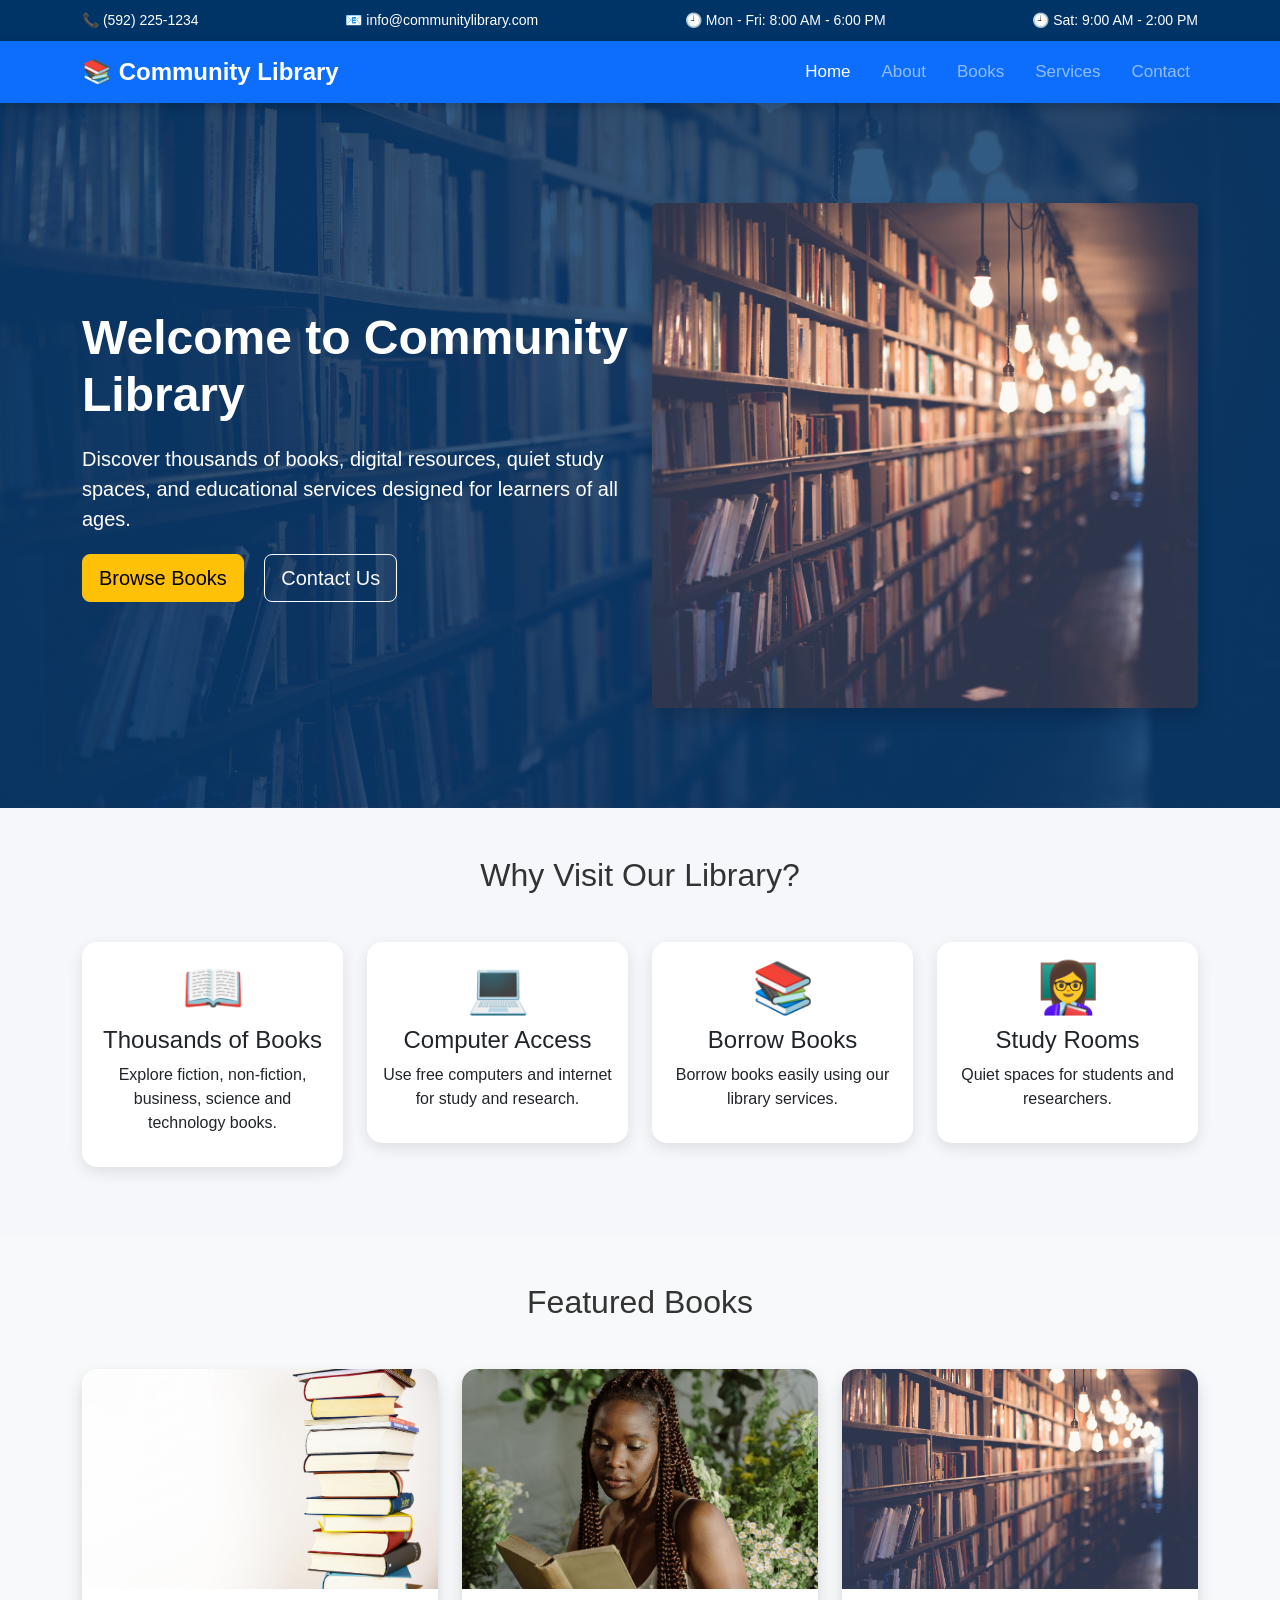
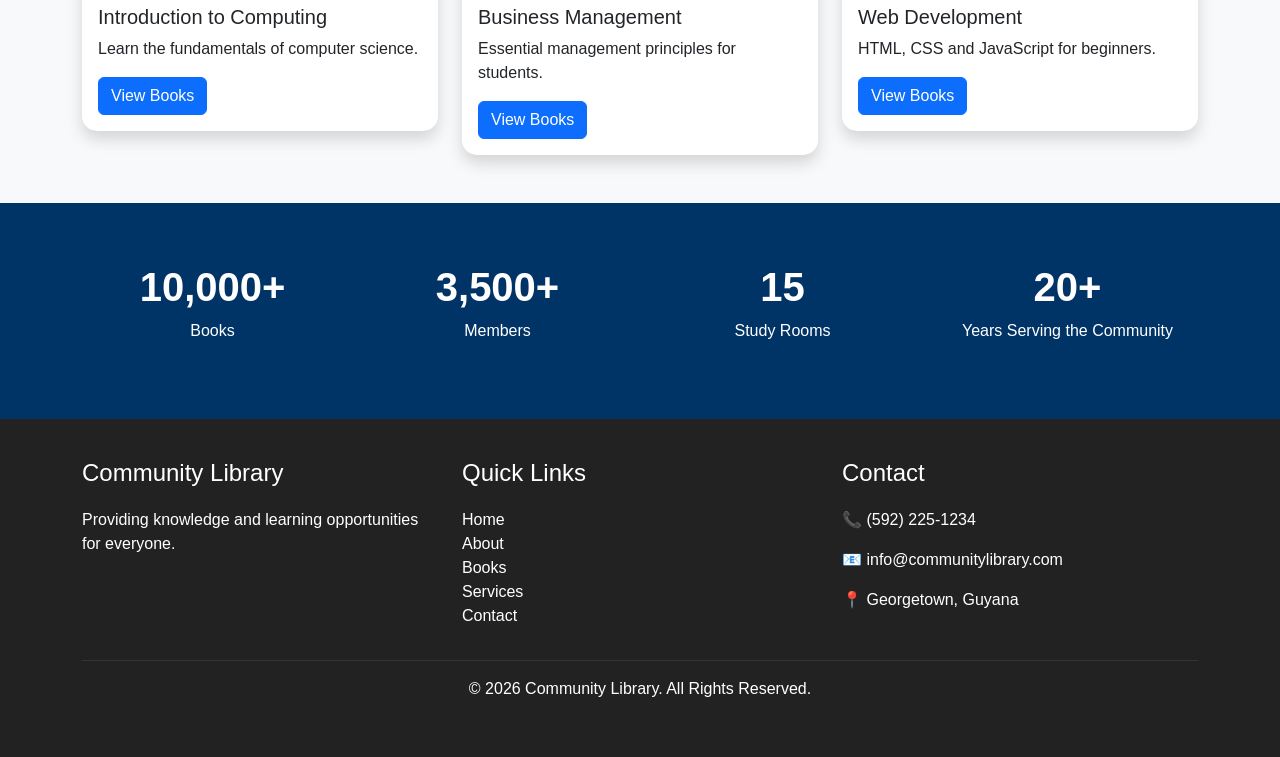
<file: index.html>
<!DOCTYPE html>
<html lang="en">
<head>
    <meta charset="UTF-8">
    <meta name="viewport" content="width=device-width, initial-scale=1.0">

    <title>Community Library</title>

    <link href="https://cdn.jsdelivr.net/npm/bootstrap@5.3.3/dist/css/bootstrap.min.css" rel="stylesheet">

    <link rel="stylesheet" href="css/style.css">
</head>

<body>

<!-- Top Bar -->
<div class="top-bar">
    <div class="container d-flex justify-content-between">
        <span>📞 (592) 225-1234</span>
        <span>📧 info@communitylibrary.com</span>
        <span>🕘 Mon - Fri: 8:00 AM - 6:00 PM</span>
        <span>🕘 Sat: 9:00 AM - 2:00 PM</span>
    </div>
</div>

<!-- Navigation -->
<nav class="navbar navbar-expand-lg navbar-dark bg-primary sticky-top">

<div class="container">

<a class="navbar-brand fw-bold" href="index.html">

📚 Community Library

</a>

<button class="navbar-toggler" type="button"
data-bs-toggle="collapse"
data-bs-target="#navbarNav">

<span class="navbar-toggler-icon"></span>

</button>

<div class="collapse navbar-collapse" id="navbarNav">

<ul class="navbar-nav ms-auto">

<li class="nav-item">
<a class="nav-link active" href="index.html">Home</a>
</li>

<li class="nav-item">
<a class="nav-link" href="about.html">About</a>
</li>

<li class="nav-item">
<a class="nav-link" href="books.html">Books</a>
</li>

<li class="nav-item">
<a class="nav-link" href="services.html">Services</a>
</li>

<li class="nav-item">
<a class="nav-link" href="contact.html">Contact</a>
</li>

</ul>

</div>

</div>

</nav>

<!-- Hero Section -->

<section class="hero">

<div class="container">

<div class="row align-items-center">

<div class="col-lg-6">

<h1>Welcome to Community Library</h1>

<p class="lead">

Discover thousands of books, digital resources,
quiet study spaces, and educational services
designed for learners of all ages.

</p>

<a href="books.html" class="btn btn-warning btn-lg me-3">

Browse Books

</a>

<a href="contact.html" class="btn btn-outline-light btn-lg">

Contact Us

</a>

</div>

<div class="col-lg-6 text-center">

<img src="images/library.jpg"
class="img-fluid rounded shadow hero-image"
alt="Library">

</div>

</div>

</div>

</section>

<!-- Features -->

<section class="container py-5">

<h2 class="text-center mb-5">

Why Visit Our Library?

</h2>

<div class="row">

<div class="col-md-3">

<div class="card feature-card">

<div class="card-body text-center">

<h1>📖</h1>

<h4>Thousands of Books</h4>

<p>

Explore fiction, non-fiction,
business, science and technology books.

</p>

</div>

</div>

</div>

<div class="col-md-3">

<div class="card feature-card">

<div class="card-body text-center">

<h1>💻</h1>

<h4>Computer Access</h4>

<p>

Use free computers and internet
for study and research.

</p>

</div>

</div>

</div>

<div class="col-md-3">

<div class="card feature-card">

<div class="card-body text-center">

<h1>📚</h1>

<h4>Borrow Books</h4>

<p>

Borrow books easily
using our library services.

</p>

</div>

</div>

</div>

<div class="col-md-3">

<div class="card feature-card">

<div class="card-body text-center">

<h1>👩‍🏫</h1>

<h4>Study Rooms</h4>

<p>

Quiet spaces
for students and researchers.

</p>

</div>

</div>

</div>

</div>

</section>

<!-- Featured Books -->

<section class="bg-light py-5">

<div class="container">

<h2 class="text-center mb-5">

Featured Books

</h2>

<div class="row">

<div class="col-md-4">

<div class="card shadow">

<img src="images/books.jpg" class="card-img-top">

<div class="card-body">

<h5>Introduction to Computing</h5>

<p>

Learn the fundamentals of computer science.

</p>

<a href="books.html" class="btn btn-primary">

View Books

</a>

</div>

</div>

</div>

<div class="col-md-4">

<div class="card shadow">

<img src="images/reading.jpg" class="card-img-top">

<div class="card-body">

<h5>Business Management</h5>

<p>

Essential management principles for students.

</p>

<a href="books.html" class="btn btn-primary">

View Books

</a>

</div>

</div>

</div>

<div class="col-md-4">

<div class="card shadow">

<img src="images/library.jpg" class="card-img-top">

<div class="card-body">

<h5>Web Development</h5>

<p>

HTML, CSS and JavaScript for beginners.

</p>

<a href="books.html" class="btn btn-primary">

View Books

</a>

</div>

</div>

</div>

</div>

</div>

</section>

<!-- Statistics -->

<section class="stats text-white">

<div class="container">

<div class="row text-center">

<div class="col-md-3">

<h2>10,000+</h2>

<p>Books</p>

</div>

<div class="col-md-3">

<h2>3,500+</h2>

<p>Members</p>

</div>

<div class="col-md-3">

<h2>15</h2>

<p>Study Rooms</p>

</div>

<div class="col-md-3">

<h2>20+</h2>

<p>Years Serving the Community</p>

</div>

</div>

</div>

</section>

<!-- Footer -->

<footer>

<div class="container">

<div class="row">

<div class="col-md-4">

<h4>Community Library</h4>

<p>

Providing knowledge and learning opportunities
for everyone.

</p>

</div>

<div class="col-md-4">

<h4>Quick Links</h4>

<ul class="list-unstyled">

<li><a href="index.html">Home</a></li>

<li><a href="about.html">About</a></li>

<li><a href="books.html">Books</a></li>

<li><a href="services.html">Services</a></li>

<li><a href="contact.html">Contact</a></li>

</ul>

</div>

<div class="col-md-4">

<h4>Contact</h4>

<p>📞 (592) 225-1234</p>

<p>📧 info@communitylibrary.com</p>

<p>📍 Georgetown, Guyana</p>

</div>

</div>

<hr>

<p class="text-center">

© 2026 Community Library. All Rights Reserved.

</p>

</div>

</footer>

<script src="https://cdn.jsdelivr.net/npm/bootstrap@5.3.3/dist/js/bootstrap.bundle.min.js"></script>

<script src="js/script.js"></script>

</body>
</html>
</file>
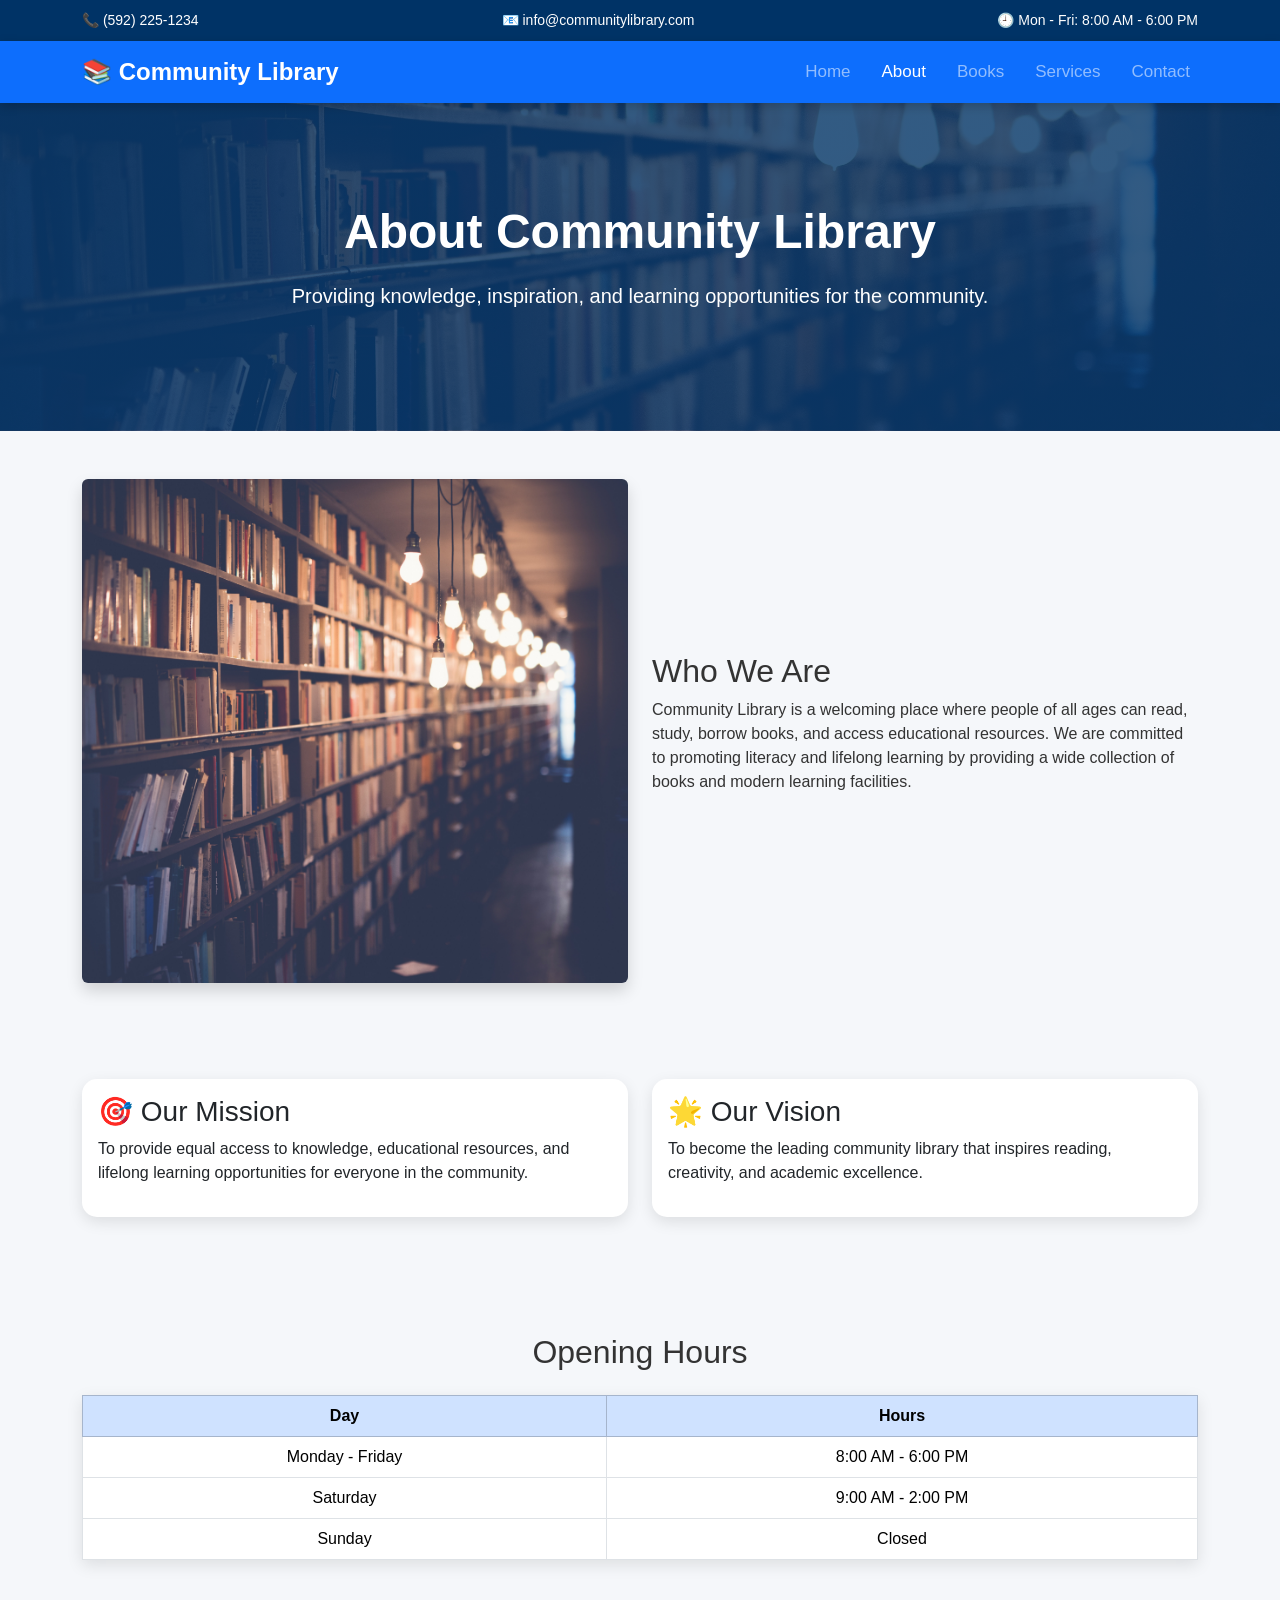
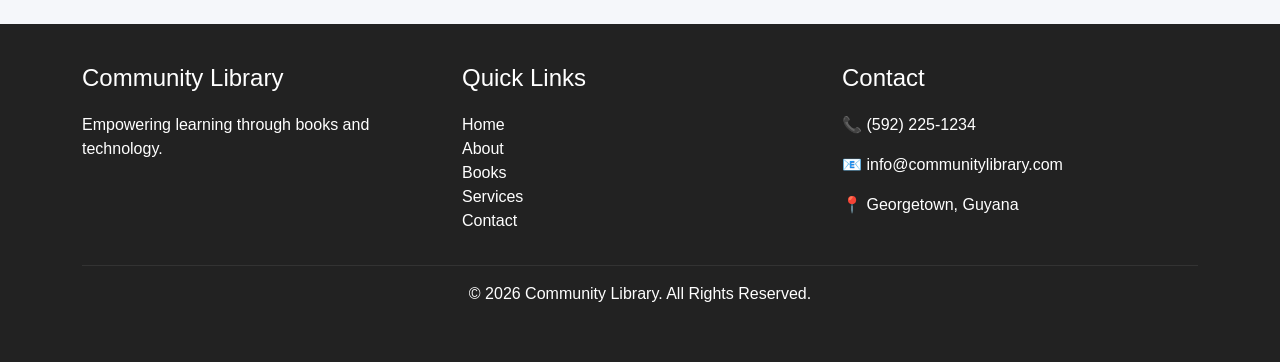
<file: about.html>
<!DOCTYPE html>
<html lang="en">
<head>

    <meta charset="UTF-8">
    <meta name="viewport" content="width=device-width, initial-scale=1.0">

    <title>About Us | Community Library</title>

    <link href="https://cdn.jsdelivr.net/npm/bootstrap@5.3.3/dist/css/bootstrap.min.css" rel="stylesheet">

    <link rel="stylesheet" href="css/style.css">

</head>

<body>

<!-- Top Bar -->

<div class="top-bar">
    <div class="container d-flex justify-content-between">
        <span>📞 (592) 225-1234</span>
        <span>📧 info@communitylibrary.com</span>
        <span>🕘 Mon - Fri: 8:00 AM - 6:00 PM</span>
    </div>
</div>

<!-- Navigation -->

<nav class="navbar navbar-expand-lg navbar-dark bg-primary">

<div class="container">

<a class="navbar-brand fw-bold" href="index.html">
📚 Community Library
</a>

<button class="navbar-toggler" type="button"
data-bs-toggle="collapse"
data-bs-target="#navbarNav">

<span class="navbar-toggler-icon"></span>

</button>

<div class="collapse navbar-collapse" id="navbarNav">

<ul class="navbar-nav ms-auto">

<li class="nav-item">
<a class="nav-link" href="index.html">Home</a>
</li>

<li class="nav-item">
<a class="nav-link active" href="about.html">About</a>
</li>

<li class="nav-item">
<a class="nav-link" href="books.html">Books</a>
</li>

<li class="nav-item">
<a class="nav-link" href="services.html">Services</a>
</li>

<li class="nav-item">
<a class="nav-link" href="contact.html">Contact</a>
</li>

</ul>

</div>

</div>

</nav>

<!-- Page Header -->

<section class="hero">

<div class="container text-center">

<h1>About Community Library</h1>

<p class="lead">
Providing knowledge, inspiration, and learning opportunities for the community.
</p>

</div>

</section>

<!-- About -->

<section class="container py-5">

<div class="row align-items-center">

<div class="col-lg-6">

<img src="images/library.jpg"
class="img-fluid rounded shadow"
alt="Library">

</div>

<div class="col-lg-6">

<h2>Who We Are</h2>

<p>

Community Library is a welcoming place where people of all ages can
read, study, borrow books, and access educational resources.
We are committed to promoting literacy and lifelong learning by
providing a wide collection of books and modern learning facilities.

</p>

</div>

</div>

</section>

<!-- Mission & Vision -->

<section class="container py-5">

<div class="row">

<div class="col-md-6">

<div class="card feature-card">

<div class="card-body">

<h3>🎯 Our Mission</h3>

<p>

To provide equal access to knowledge, educational resources,
and lifelong learning opportunities for everyone in the community.

</p>

</div>

</div>

</div>

<div class="col-md-6">

<div class="card feature-card">

<div class="card-body">

<h3>🌟 Our Vision</h3>

<p>

To become the leading community library that inspires reading,
creativity, and academic excellence.

</p>

</div>

</div>

</div>

</div>

</section>

<!-- Opening Hours -->

<section class="container py-5">

<h2 class="text-center mb-4">

Opening Hours

</h2>

<table class="table table-bordered text-center">

<thead class="table-primary">

<tr>

<th>Day</th>

<th>Hours</th>

</tr>

</thead>

<tbody>

<tr>

<td>Monday - Friday</td>

<td>8:00 AM - 6:00 PM</td>

</tr>

<tr>

<td>Saturday</td>

<td>9:00 AM - 2:00 PM</td>

</tr>

<tr>

<td>Sunday</td>

<td>Closed</td>

</tr>

</tbody>

</table>

</section>

<!-- Footer -->

<footer>

<div class="container">

<div class="row">

<div class="col-md-4">

<h4>Community Library</h4>

<p>
Empowering learning through books and technology.
</p>

</div>

<div class="col-md-4">

<h4>Quick Links</h4>

<ul class="list-unstyled">

<li><a href="index.html">Home</a></li>
<li><a href="about.html">About</a></li>
<li><a href="books.html">Books</a></li>
<li><a href="services.html">Services</a></li>
<li><a href="contact.html">Contact</a></li>

</ul>

</div>

<div class="col-md-4">

<h4>Contact</h4>

<p>📞 (592) 225-1234</p>
<p>📧 info@communitylibrary.com</p>
<p>📍 Georgetown, Guyana</p>

</div>

</div>

<hr>

<p class="text-center">

© 2026 Community Library. All Rights Reserved.

</p>

</div>

</footer>

<script src="https://cdn.jsdelivr.net/npm/bootstrap@5.3.3/dist/js/bootstrap.bundle.min.js"></script>

</body>

</html>
</file>
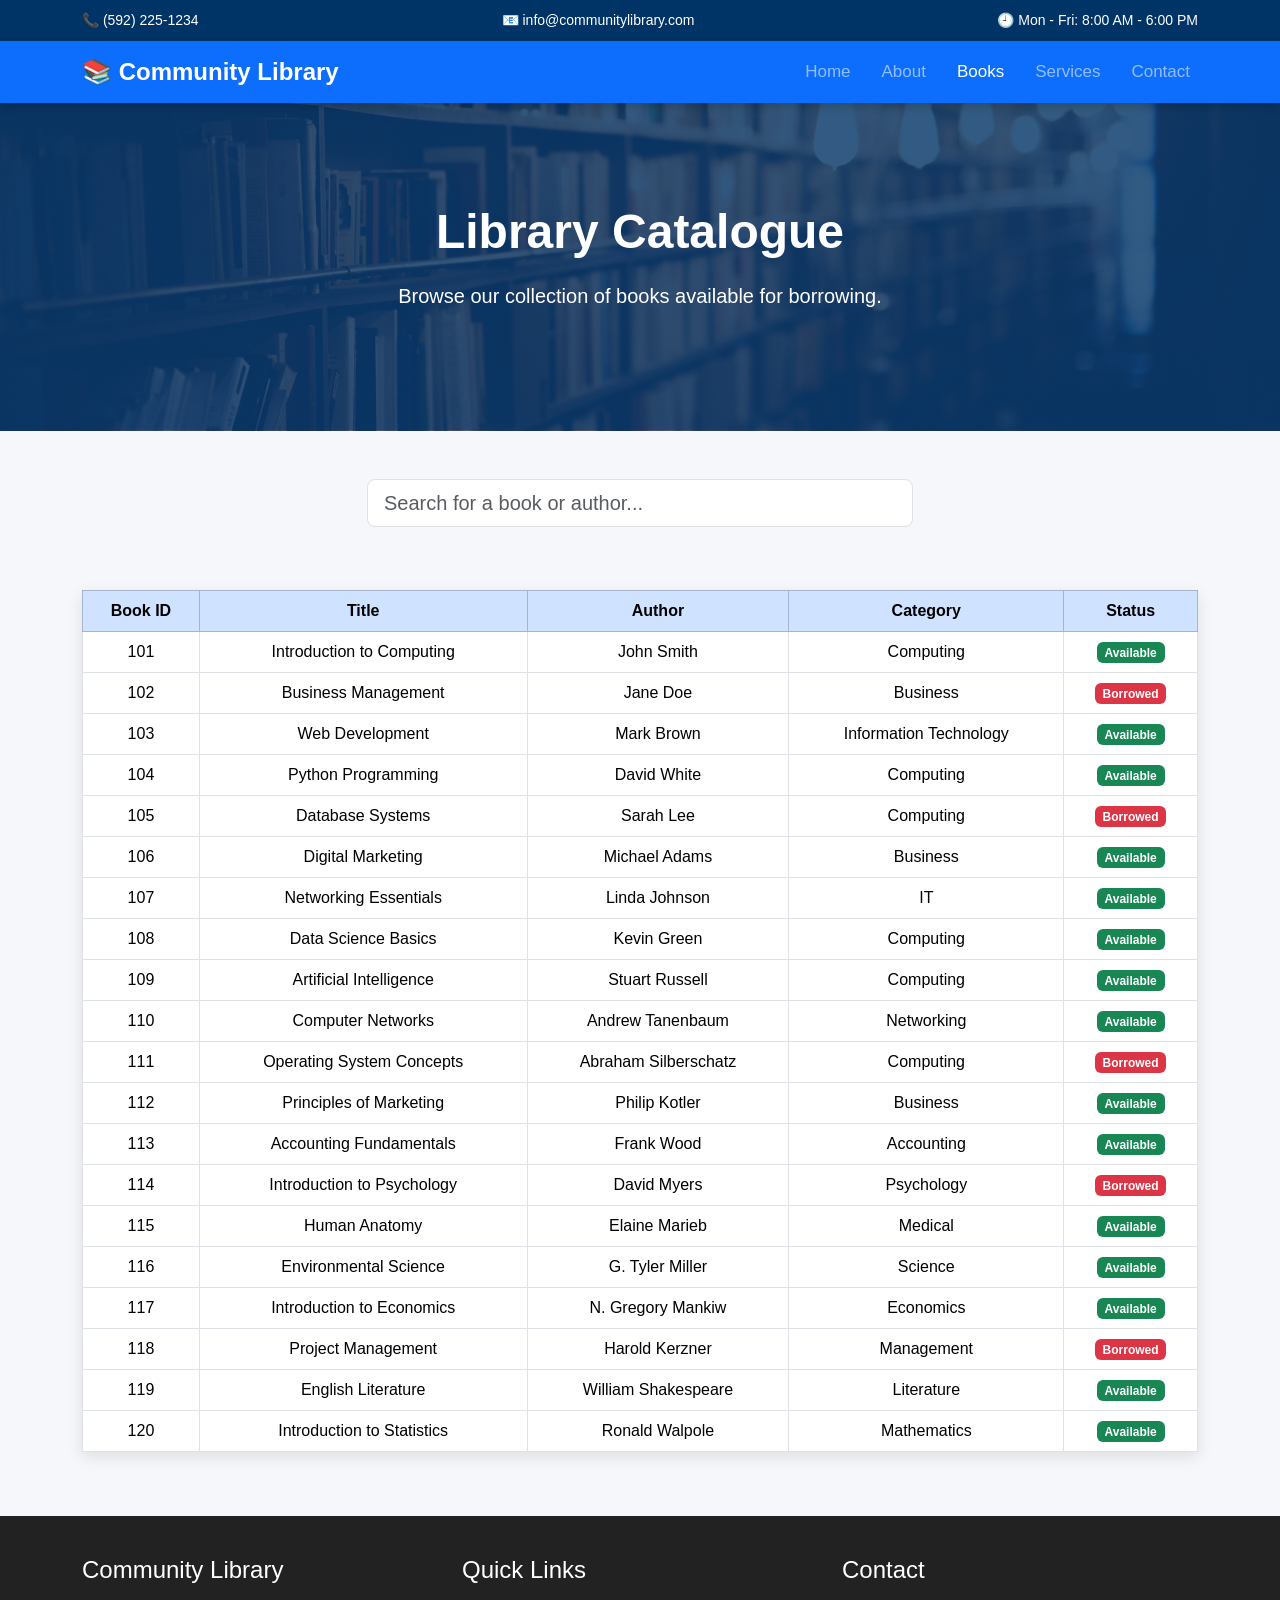
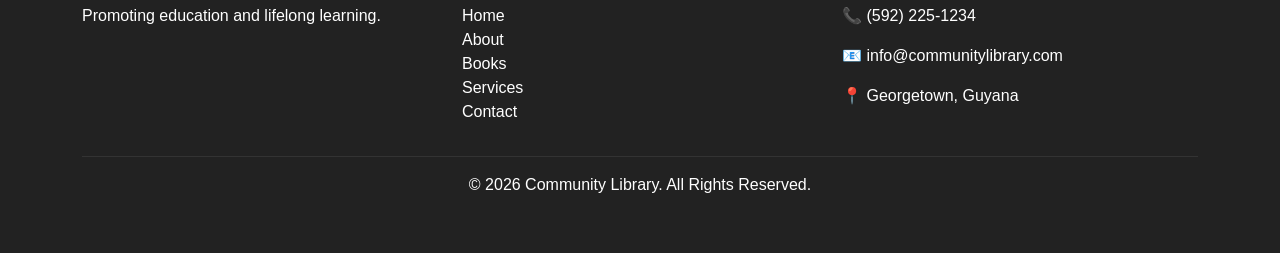
<file: books.html>
<!DOCTYPE html>
<html lang="en">

<head>

<meta charset="UTF-8">
<meta name="viewport" content="width=device-width, initial-scale=1">

<title>Books | Community Library</title>

<link href="https://cdn.jsdelivr.net/npm/bootstrap@5.3.3/dist/css/bootstrap.min.css" rel="stylesheet">

<link rel="stylesheet" href="css/style.css">

</head>

<body>

<!-- Top Bar -->

<div class="top-bar">
    <div class="container d-flex justify-content-between">
        <span>📞 (592) 225-1234</span>
        <span>📧 info@communitylibrary.com</span>
        <span>🕘 Mon - Fri: 8:00 AM - 6:00 PM</span>
    </div>
</div>

<!-- Navigation -->

<nav class="navbar navbar-expand-lg navbar-dark bg-primary">

<div class="container">

<a class="navbar-brand fw-bold" href="index.html">
📚 Community Library
</a>

<button class="navbar-toggler" type="button"
data-bs-toggle="collapse"
data-bs-target="#navbarNav">

<span class="navbar-toggler-icon"></span>

</button>

<div class="collapse navbar-collapse" id="navbarNav">

<ul class="navbar-nav ms-auto">

<li class="nav-item">
<a class="nav-link" href="index.html">Home</a>
</li>

<li class="nav-item">
<a class="nav-link" href="about.html">About</a>
</li>

<li class="nav-item">
<a class="nav-link active" href="books.html">Books</a>
</li>

<li class="nav-item">
<a class="nav-link" href="services.html">Services</a>
</li>

<li class="nav-item">
<a class="nav-link" href="contact.html">Contact</a>
</li>

</ul>

</div>

</div>

</nav>

<!-- Page Header -->

<section class="hero">

<div class="container text-center">

<h1>Library Catalogue</h1>

<p class="lead">

Browse our collection of books available for borrowing.

</p>

</div>

</section>

<!-- Search -->

<section class="container mt-5">

<div class="row justify-content-center">

<div class="col-md-6">

<input
type="text"
id="searchInput"
class="form-control form-control-lg"
placeholder="Search for a book or author..."
onkeyup="searchBooks()">

</div>

</div>

</section>

<!-- Books Table -->

<section class="container py-5">

<table class="table table-bordered table-hover text-center" id="bookTable">

<thead class="table-primary">

<tr>

<th>Book ID</th>

<th>Title</th>

<th>Author</th>

<th>Category</th>

<th>Status</th>

</tr>

</thead>

<tbody id="bookList">

<tr>
<td>101</td>
<td>Introduction to Computing</td>
<td>John Smith</td>
<td>Computing</td>
<td><span class="badge bg-success">Available</span></td>
</tr>

<tr>
<td>102</td>
<td>Business Management</td>
<td>Jane Doe</td>
<td>Business</td>
<td><span class="badge bg-danger">Borrowed</span></td>
</tr>

<tr>
<td>103</td>
<td>Web Development</td>
<td>Mark Brown</td>
<td>Information Technology</td>
<td><span class="badge bg-success">Available</span></td>
</tr>

<tr>
<td>104</td>
<td>Python Programming</td>
<td>David White</td>
<td>Computing</td>
<td><span class="badge bg-success">Available</span></td>
</tr>

<tr>
<td>105</td>
<td>Database Systems</td>
<td>Sarah Lee</td>
<td>Computing</td>
<td><span class="badge bg-danger">Borrowed</span></td>
</tr>

<tr>
<td>106</td>
<td>Digital Marketing</td>
<td>Michael Adams</td>
<td>Business</td>
<td><span class="badge bg-success">Available</span></td>
</tr>

<tr>
<td>107</td>
<td>Networking Essentials</td>
<td>Linda Johnson</td>
<td>IT</td>
<td><span class="badge bg-success">Available</span></td>
</tr>

<tr>
<td>108</td>
<td>Data Science Basics</td>
<td>Kevin Green</td>
<td>Computing</td>
<td><span class="badge bg-success">Available</span></td>
</tr>

<tr>
<td>109</td>
<td>Artificial Intelligence</td>
<td>Stuart Russell</td>
<td>Computing</td>
<td><span class="badge bg-success">Available</span></td>
</tr>

<tr>
<td>110</td>
<td>Computer Networks</td>
<td>Andrew Tanenbaum</td>
<td>Networking</td>
<td><span class="badge bg-success">Available</span></td>
</tr>

<tr>
<td>111</td>
<td>Operating System Concepts</td>
<td>Abraham Silberschatz</td>
<td>Computing</td>
<td><span class="badge bg-danger">Borrowed</span></td>
</tr>

<tr>
<td>112</td>
<td>Principles of Marketing</td>
<td>Philip Kotler</td>
<td>Business</td>
<td><span class="badge bg-success">Available</span></td>
</tr>

<tr>
<td>113</td>
<td>Accounting Fundamentals</td>
<td>Frank Wood</td>
<td>Accounting</td>
<td><span class="badge bg-success">Available</span></td>
</tr>

<tr>
<td>114</td>
<td>Introduction to Psychology</td>
<td>David Myers</td>
<td>Psychology</td>
<td><span class="badge bg-danger">Borrowed</span></td>
</tr>

<tr>
<td>115</td>
<td>Human Anatomy</td>
<td>Elaine Marieb</td>
<td>Medical</td>
<td><span class="badge bg-success">Available</span></td>
</tr>

<tr>
<td>116</td>
<td>Environmental Science</td>
<td>G. Tyler Miller</td>
<td>Science</td>
<td><span class="badge bg-success">Available</span></td>
</tr>

<tr>
<td>117</td>
<td>Introduction to Economics</td>
<td>N. Gregory Mankiw</td>
<td>Economics</td>
<td><span class="badge bg-success">Available</span></td>
</tr>

<tr>
<td>118</td>
<td>Project Management</td>
<td>Harold Kerzner</td>
<td>Management</td>
<td><span class="badge bg-danger">Borrowed</span></td>
</tr>

<tr>
<td>119</td>
<td>English Literature</td>
<td>William Shakespeare</td>
<td>Literature</td>
<td><span class="badge bg-success">Available</span></td>
</tr>

<tr>
<td>120</td>
<td>Introduction to Statistics</td>
<td>Ronald Walpole</td>
<td>Mathematics</td>
<td><span class="badge bg-success">Available</span></td>
</tr>

</tbody>

</table>

</section>

<!-- Footer -->

<footer>

<div class="container">

<div class="row">

<div class="col-md-4">

<h4>Community Library</h4>

<p>Promoting education and lifelong learning.</p>

</div>

<div class="col-md-4">

<h4>Quick Links</h4>

<ul class="list-unstyled">

<li><a href="index.html">Home</a></li>
<li><a href="about.html">About</a></li>
<li><a href="books.html">Books</a></li>
<li><a href="services.html">Services</a></li>
<li><a href="contact.html">Contact</a></li>

</ul>

</div>

<div class="col-md-4">

<h4>Contact</h4>

<p>📞 (592) 225-1234</p>
<p>📧 info@communitylibrary.com</p>
<p>📍 Georgetown, Guyana</p>

</div>

</div>

<hr>

<p class="text-center">

© 2026 Community Library. All Rights Reserved.

</p>

</div>

</footer>

<script src="https://cdn.jsdelivr.net/npm/bootstrap@5.3.3/dist/js/bootstrap.bundle.min.js"></script>
<script src="js/script.js"></script>

</body>

</html>
</file>
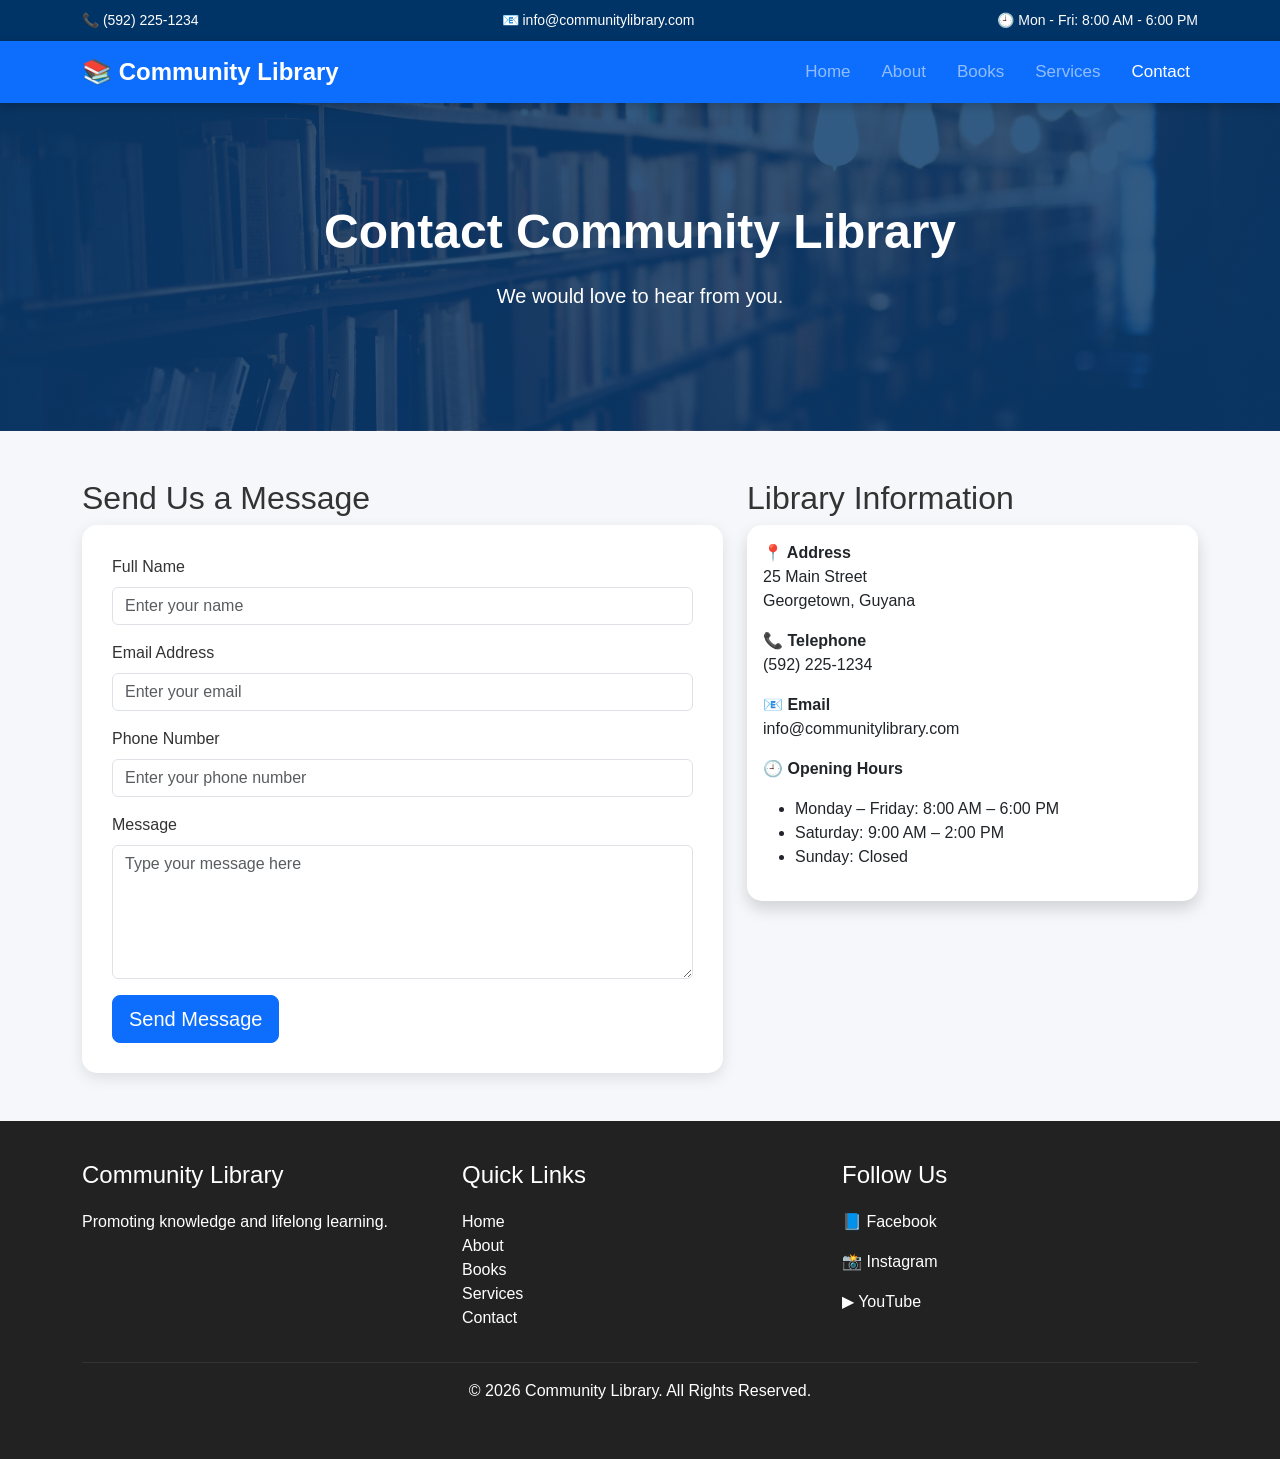
<file: contact.html>
<!DOCTYPE html>
<html lang="en">

<head>

<meta charset="UTF-8">
<meta name="viewport" content="width=device-width, initial-scale=1">

<title>Contact Us | Community Library</title>

<link href="https://cdn.jsdelivr.net/npm/bootstrap@5.3.3/dist/css/bootstrap.min.css" rel="stylesheet">

<link rel="stylesheet" href="css/style.css">

</head>

<body>

<!-- Top Bar -->

<div class="top-bar">
<div class="container d-flex justify-content-between">
<span>📞 (592) 225-1234</span>
<span>📧 info@communitylibrary.com</span>
<span>🕘 Mon - Fri: 8:00 AM - 6:00 PM</span>
</div>
</div>

<!-- Navigation -->

<nav class="navbar navbar-expand-lg navbar-dark bg-primary">

<div class="container">

<a class="navbar-brand fw-bold" href="index.html">
📚 Community Library
</a>

<button class="navbar-toggler" type="button"
data-bs-toggle="collapse"
data-bs-target="#navbarNav">

<span class="navbar-toggler-icon"></span>

</button>

<div class="collapse navbar-collapse" id="navbarNav">

<ul class="navbar-nav ms-auto">

<li class="nav-item">
<a class="nav-link" href="index.html">Home</a>
</li>

<li class="nav-item">
<a class="nav-link" href="about.html">About</a>
</li>

<li class="nav-item">
<a class="nav-link" href="books.html">Books</a>
</li>

<li class="nav-item">
<a class="nav-link" href="services.html">Services</a>
</li>

<li class="nav-item">
<a class="nav-link active" href="contact.html">Contact</a>
</li>

</ul>

</div>

</div>

</nav>

<!-- Header -->

<section class="hero">

<div class="container text-center">

<h1>Contact Community Library</h1>

<p class="lead">

We would love to hear from you.

</p>

</div>

</section>

<!-- Contact Section -->

<div class="container py-5">

<div class="row">

<!-- Contact Form -->

<div class="col-lg-7">

<h2>Send Us a Message</h2>

<form onsubmit="return validateForm()">

<div class="mb-3">

<label class="form-label">Full Name</label>

<input
type="text"
id="name"
class="form-control"
placeholder="Enter your name">

</div>

<div class="mb-3">

<label class="form-label">Email Address</label>

<input
type="email"
id="email"
class="form-control"
placeholder="Enter your email">

</div>

<div class="mb-3">

<label class="form-label">Phone Number</label>

<input
type="tel"
class="form-control"
placeholder="Enter your phone number">

</div>

<div class="mb-3">

<label class="form-label">Message</label>

<textarea
id="message"
class="form-control"
rows="5"
placeholder="Type your message here"></textarea>

</div>

<button class="btn btn-primary btn-lg">

Send Message

</button>

</form>

</div>

<!-- Contact Information -->

<div class="col-lg-5">

<h2>Library Information</h2>

<div class="card shadow">

<div class="card-body">

<p><strong>📍 Address</strong><br>
25 Main Street<br>
Georgetown, Guyana</p>

<p><strong>📞 Telephone</strong><br>
(592) 225-1234</p>

<p><strong>📧 Email</strong><br>
info@communitylibrary.com</p>

<p><strong>🕘 Opening Hours</strong></p>

<ul>

<li>Monday – Friday: 8:00 AM – 6:00 PM</li>

<li>Saturday: 9:00 AM – 2:00 PM</li>

<li>Sunday: Closed</li>

</ul>

</div>

</div>

</div>

</div>

</div>

<!-- Footer -->

<footer>

<div class="container">

<div class="row">

<div class="col-md-4">

<h4>Community Library</h4>

<p>
Promoting knowledge and lifelong learning.
</p>

</div>

<div class="col-md-4">

<h4>Quick Links</h4>

<ul class="list-unstyled">

<li><a href="index.html">Home</a></li>

<li><a href="about.html">About</a></li>

<li><a href="books.html">Books</a></li>

<li><a href="services.html">Services</a></li>

<li><a href="contact.html">Contact</a></li>

</ul>

</div>

<div class="col-md-4">

<h4>Follow Us</h4>

<p>📘 Facebook</p>

<p>📸 Instagram</p>

<p>▶ YouTube</p>

</div>

</div>

<hr>

<p class="text-center">

© 2026 Community Library. All Rights Reserved.

</p>

</div>

</footer>

<script src="https://cdn.jsdelivr.net/npm/bootstrap@5.3.3/dist/js/bootstrap.bundle.min.js"></script>

<script src="js/script.js"></script>

</body>

</html>
</file>
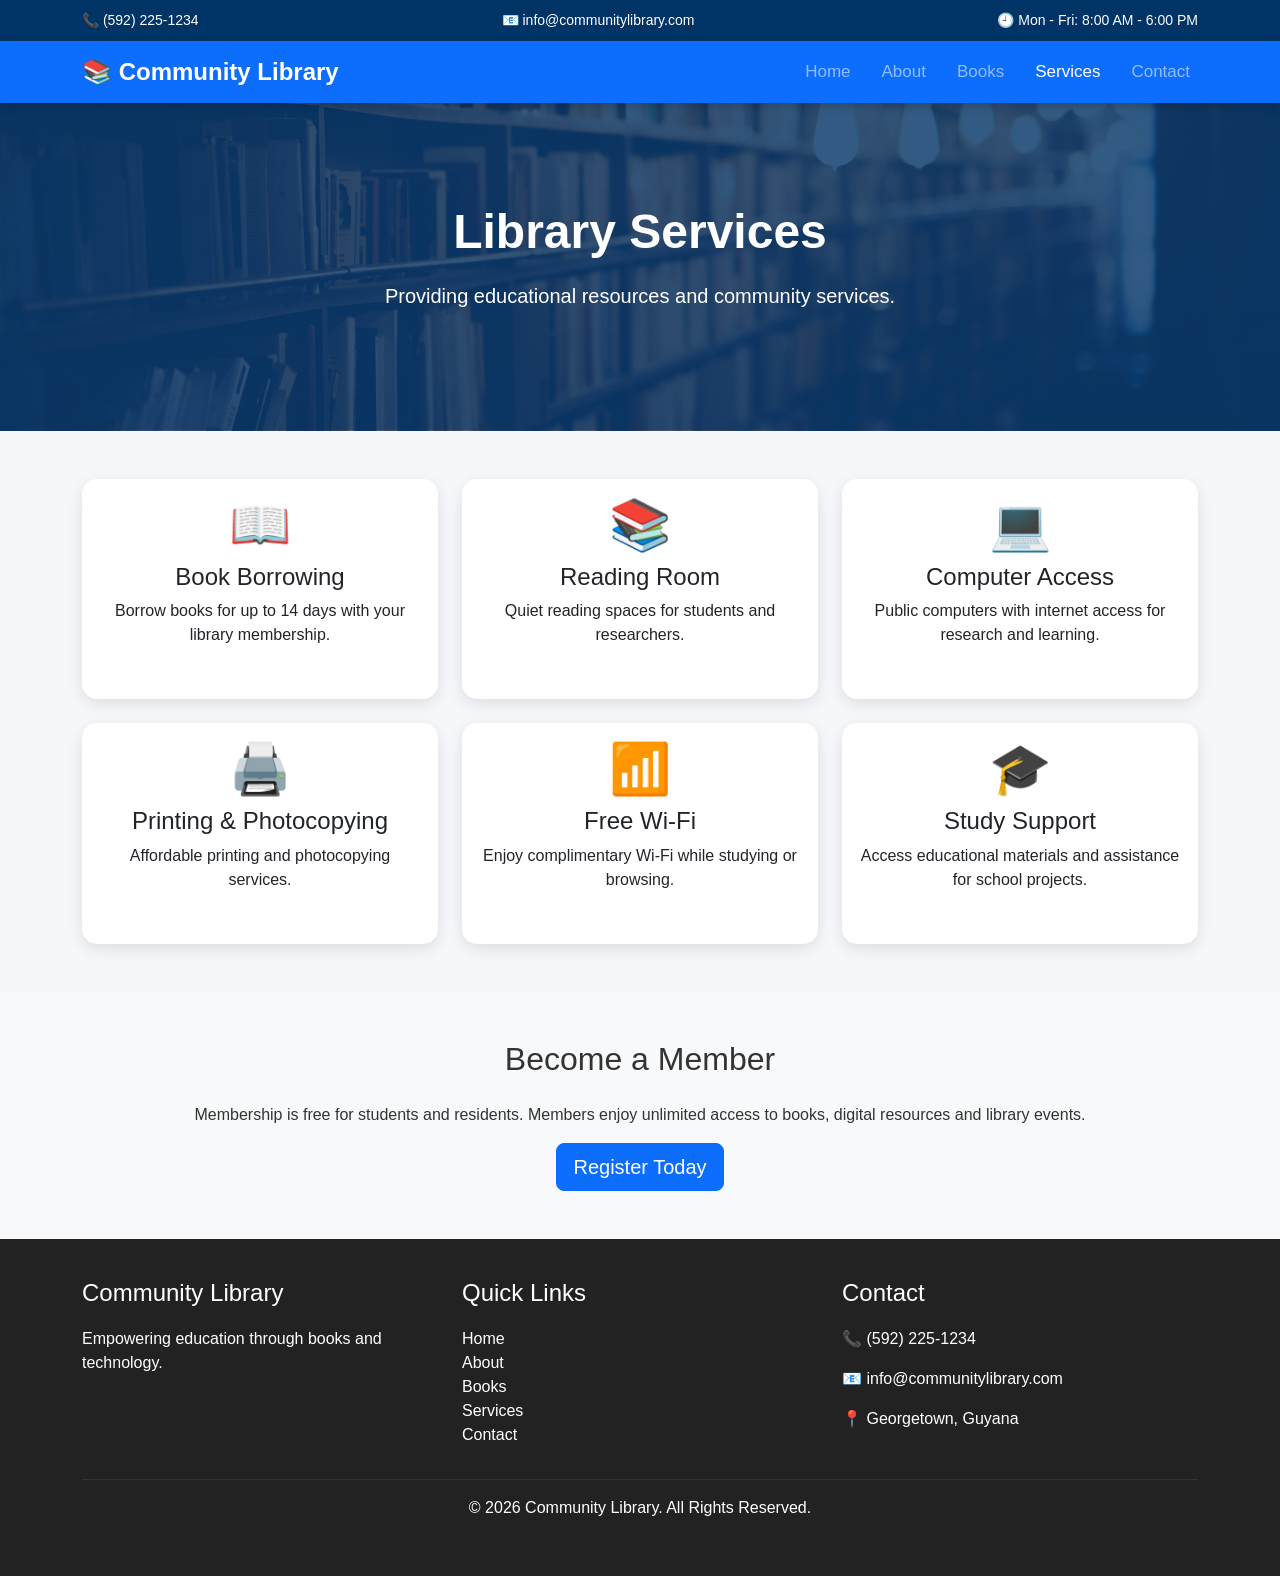
<file: services.html>
<!DOCTYPE html>
<html lang="en">

<head>

<meta charset="UTF-8">
<meta name="viewport" content="width=device-width, initial-scale=1">

<title>Library Services | Community Library</title>

<link href="https://cdn.jsdelivr.net/npm/bootstrap@5.3.3/dist/css/bootstrap.min.css" rel="stylesheet">

<link rel="stylesheet" href="css/style.css">

</head>

<body>

<!-- Top Bar -->

<div class="top-bar">
<div class="container d-flex justify-content-between">
<span>📞 (592) 225-1234</span>
<span>📧 info@communitylibrary.com</span>
<span>🕘 Mon - Fri: 8:00 AM - 6:00 PM</span>
</div>
</div>

<!-- Navigation -->

<nav class="navbar navbar-expand-lg navbar-dark bg-primary">

<div class="container">

<a class="navbar-brand fw-bold" href="index.html">

📚 Community Library

</a>

<button class="navbar-toggler" type="button"
data-bs-toggle="collapse"
data-bs-target="#navbarNav">

<span class="navbar-toggler-icon"></span>

</button>

<div class="collapse navbar-collapse" id="navbarNav">

<ul class="navbar-nav ms-auto">

<li class="nav-item">
<a class="nav-link" href="index.html">Home</a>
</li>

<li class="nav-item">
<a class="nav-link" href="about.html">About</a>
</li>

<li class="nav-item">
<a class="nav-link" href="books.html">Books</a>
</li>

<li class="nav-item">
<a class="nav-link active" href="services.html">Services</a>
</li>

<li class="nav-item">
<a class="nav-link" href="contact.html">Contact</a>
</li>

</ul>

</div>

</div>

</nav>

<!-- Header -->

<section class="hero">

<div class="container text-center">

<h1>Library Services</h1>

<p class="lead">

Providing educational resources and community services.

</p>

</div>

</section>

<!-- Services -->

<div class="container py-5">

<div class="row g-4">

<div class="col-md-4">

<div class="card feature-card h-100">

<div class="card-body text-center">

<h1>📖</h1>

<h4>Book Borrowing</h4>

<p>

Borrow books for up to 14 days with your library membership.

</p>

</div>

</div>

</div>

<div class="col-md-4">

<div class="card feature-card h-100">

<div class="card-body text-center">

<h1>📚</h1>

<h4>Reading Room</h4>

<p>

Quiet reading spaces for students and researchers.

</p>

</div>

</div>

</div>

<div class="col-md-4">

<div class="card feature-card h-100">

<div class="card-body text-center">

<h1>💻</h1>

<h4>Computer Access</h4>

<p>

Public computers with internet access for research and learning.

</p>

</div>

</div>

</div>

<div class="col-md-4">

<div class="card feature-card h-100">

<div class="card-body text-center">

<h1>🖨️</h1>

<h4>Printing & Photocopying</h4>

<p>

Affordable printing and photocopying services.

</p>

</div>

</div>

</div>

<div class="col-md-4">

<div class="card feature-card h-100">

<div class="card-body text-center">

<h1>📶</h1>

<h4>Free Wi-Fi</h4>

<p>

Enjoy complimentary Wi-Fi while studying or browsing.

</p>

</div>

</div>

</div>

<div class="col-md-4">

<div class="card feature-card h-100">

<div class="card-body text-center">

<h1>🎓</h1>

<h4>Study Support</h4>

<p>

Access educational materials and assistance for school projects.

</p>

</div>

</div>

</div>

</div>

</div>

<!-- Membership -->

<section class="bg-light py-5">

<div class="container">

<h2 class="text-center mb-4">

Become a Member

</h2>

<p class="text-center">

Membership is free for students and residents.
Members enjoy unlimited access to books,
digital resources and library events.

</p>

<div class="text-center">

<a href="contact.html" class="btn btn-primary btn-lg">

Register Today

</a>

</div>

</div>

</section>

<!-- Footer -->

<footer>

<div class="container">

<div class="row">

<div class="col-md-4">

<h4>Community Library</h4>

<p>Empowering education through books and technology.</p>

</div>

<div class="col-md-4">

<h4>Quick Links</h4>

<ul class="list-unstyled">

<li><a href="index.html">Home</a></li>
<li><a href="about.html">About</a></li>
<li><a href="books.html">Books</a></li>
<li><a href="services.html">Services</a></li>
<li><a href="contact.html">Contact</a></li>

</ul>

</div>

<div class="col-md-4">

<h4>Contact</h4>

<p>📞 (592) 225-1234</p>
<p>📧 info@communitylibrary.com</p>
<p>📍 Georgetown, Guyana</p>

</div>

</div>

<hr>

<p class="text-center">

© 2026 Community Library. All Rights Reserved.

</p>

</div>

</footer>

<script src="https://cdn.jsdelivr.net/npm/bootstrap@5.3.3/dist/js/bootstrap.bundle.min.js"></script>

</body>

</html>
</file>
<file: css/style.css>
/* ===============================
   GENERAL STYLING
================================= */

body{
    font-family: Arial, Helvetica, sans-serif;
    background-color:#f5f7fa;
    color:#333;
    margin:0;
    padding:0;
}

/* ===============================
   TOP BAR
================================= */

.top-bar{
    background:#003366;
    color:white;
    padding:10px 0;
    font-size:14px;
}

/* ===============================
   NAVIGATION
================================= */

.navbar{
    box-shadow:0 3px 10px rgba(0,0,0,.2);
}

.navbar-brand{
    font-size:1.5rem;
    font-weight:bold;
}

.nav-link{
    font-size:17px;
    margin-left:15px;
}

.nav-link:hover{
    color:#FFD54F !important;
}

/* ===============================
   HERO SECTION
================================= */

.hero{
    background:linear-gradient(rgba(0,51,102,.8),
    rgba(0,51,102,.8)),
    url("../images/library.jpg");
    background-size:cover;
    background-position:center;
    color:white;
    padding:100px 0;
}

.hero h1{
    font-size:3rem;
    font-weight:bold;
}

.hero p{
    font-size:20px;
    margin:20px 0;
}

.hero-image{
    border-radius:20px;
    box-shadow:0 10px 30px rgba(0,0,0,.4);
}

/* ===============================
   BUTTONS
================================= */

.btn{
    transition:.3s;
}

.btn:hover{
    transform:translateY(-3px);
}

/* ===============================
   FEATURE CARDS
================================= */

.feature-card{
    border:none;
    border-radius:15px;
    box-shadow:0 5px 15px rgba(0,0,0,.1);
    transition:.3s;
    margin-bottom:20px;
}

.feature-card:hover{
    transform:translateY(-10px);
    box-shadow:0 10px 25px rgba(0,0,0,.2);
}

.feature-card h1{
    font-size:50px;
}

/* ===============================
   BOOK CARDS
================================= */

.card{
    border:none;
    border-radius:15px;
    overflow:hidden;
    transition:.3s;
}

.card:hover{
    transform:scale(1.03);
}

.card img{
    height:220px;
    object-fit:cover;
}

/* ===============================
   STATISTICS
================================= */

.stats{
    background:#003366;
    padding:60px 0;
}

.stats h2{
    font-size:40px;
    font-weight:bold;
}

/* ===============================
   FOOTER
================================= */

footer{
    background:#222;
    color:white;
    padding:40px 0;
}

footer h4{
    margin-bottom:20px;
}

footer a{
    color:white;
    text-decoration:none;
}

footer a:hover{
    color:#FFD54F;
}

footer hr{
    border-color:#666;
}

/* ===============================
   TABLES
================================= */

table{
    background:white;
    box-shadow:0 5px 15px rgba(0,0,0,.1);
}

/* ===============================
   CONTACT FORM
================================= */

form{
    background:white;
    padding:30px;
    border-radius:15px;
    box-shadow:0 5px 15px rgba(0,0,0,.1);
}

input,
textarea{
    margin-bottom:15px;
}

/* ===============================
   RESPONSIVE DESIGN
================================= */

@media(max-width:768px){

.hero{
    text-align:center;
    padding:60px 20px;
}

.hero h1{
    font-size:2.2rem;
}

.hero-image{
    margin-top:30px;
}

.top-bar{
    display:none;
}

.nav-link{
    margin-left:0;
}

}
</file>
